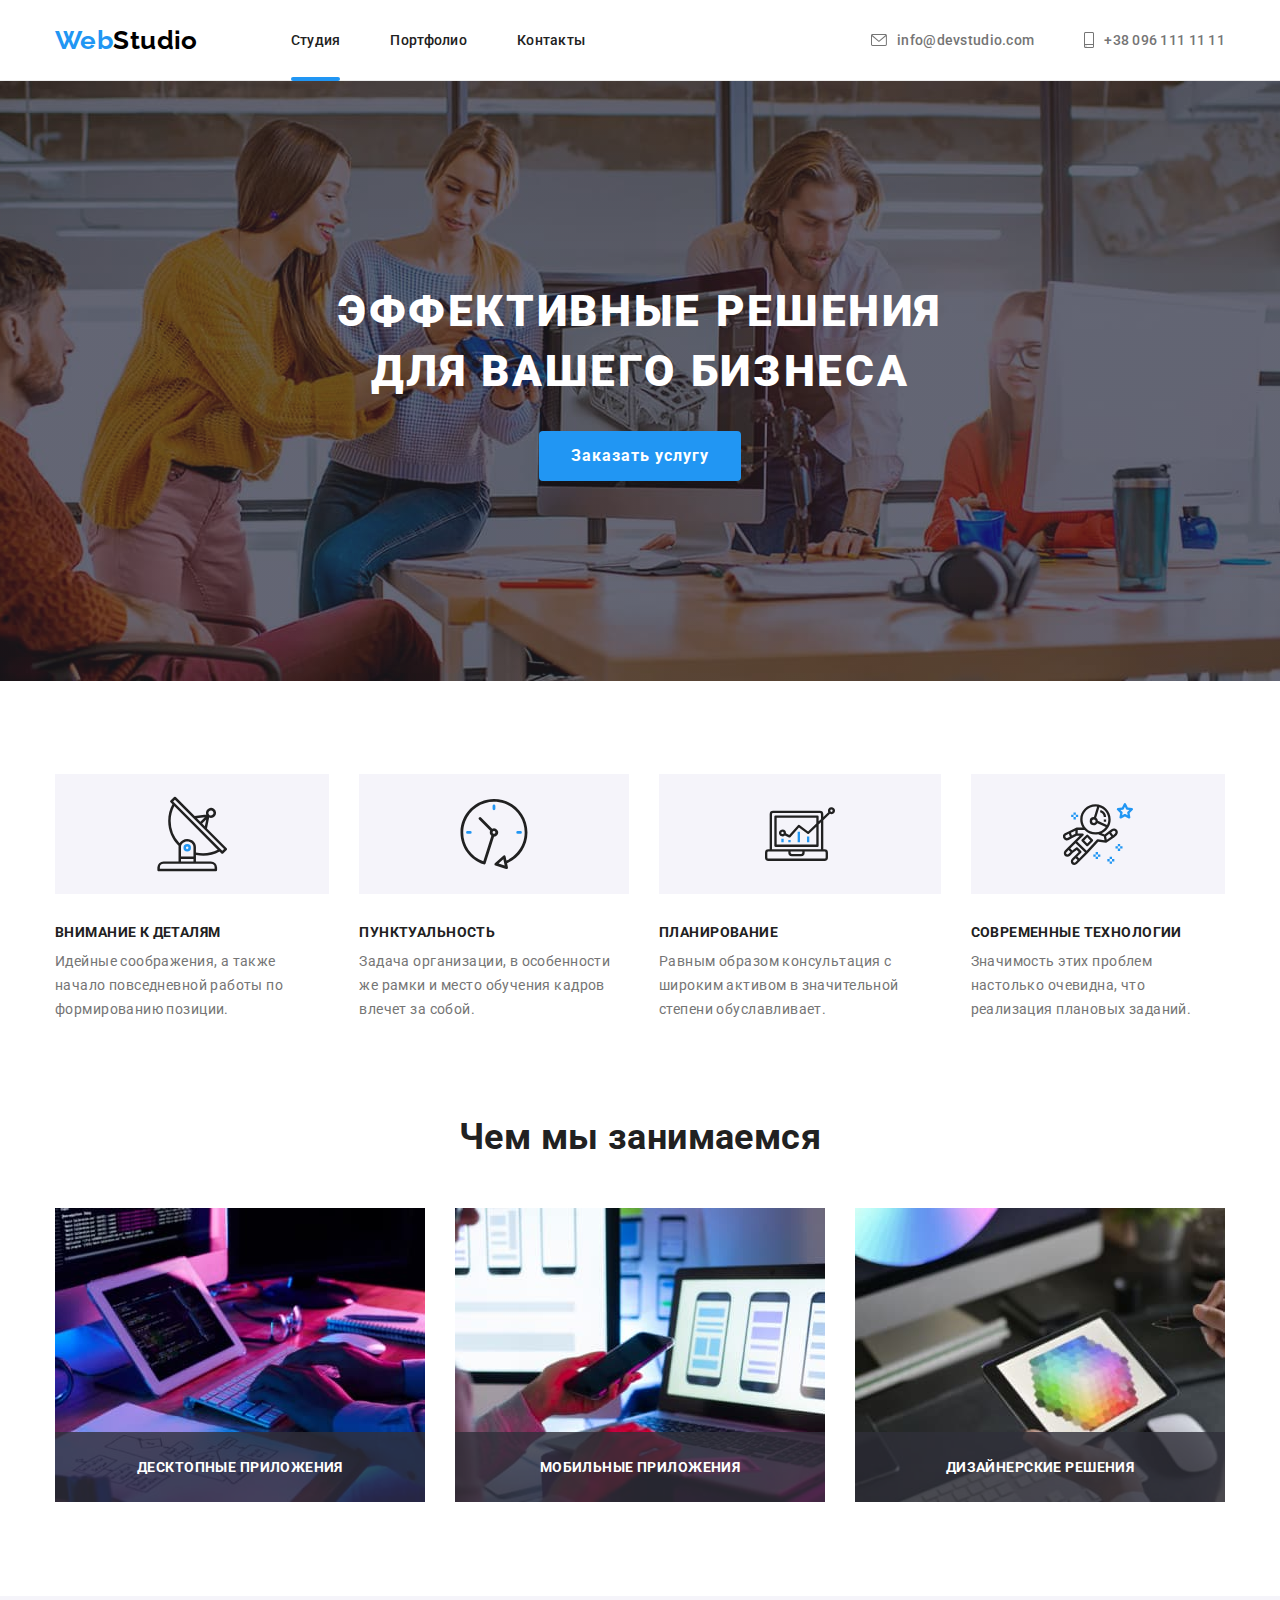
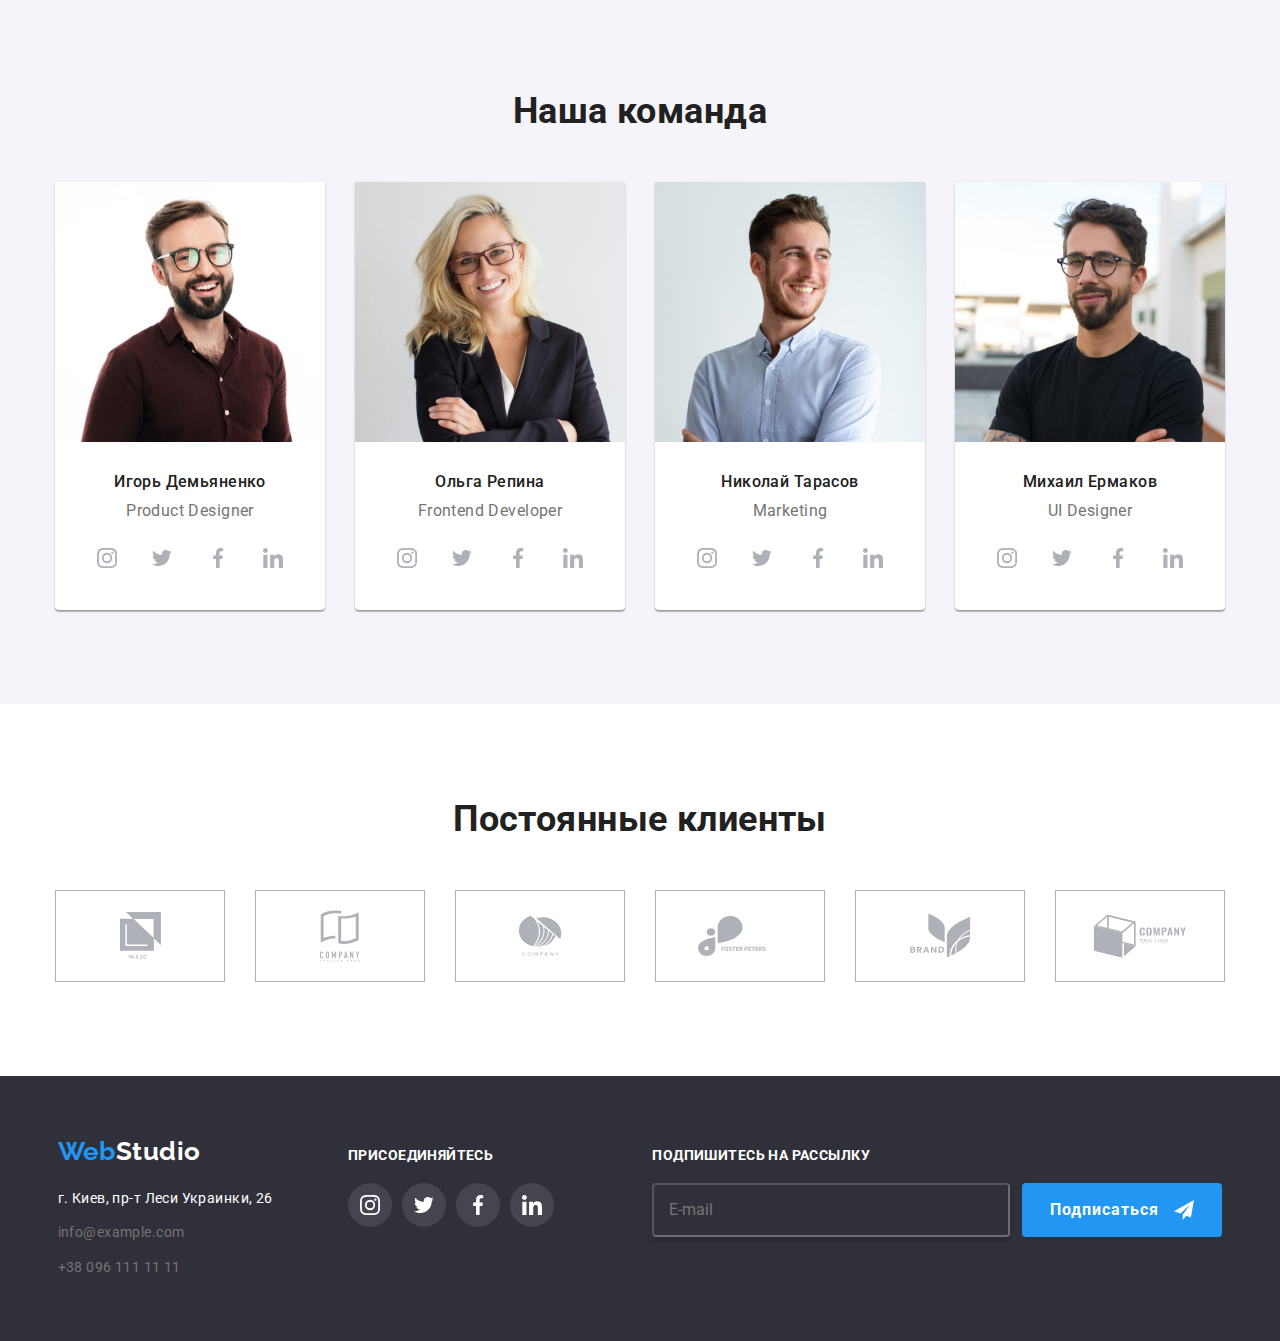
<file: index.html>
<!DOCTYPE html>
<html lang="ru">
<head>
    <meta charset="UTF-8">
    <meta http-equiv="X-UA-Compatible" content="IE=edge">
    <meta name="viewport" content="width=device-width, initial-scale=1.0">
    <title>Главная</title>
    <link rel="preconnect" href="https://fonts.gstatic.com">
    <link href="https://fonts.googleapis.com/css2?family=Raleway:wght@700&family=Roboto:wght@400;500;700;900&display=swap" rel="stylesheet">
    <link rel="stylesheet" href="https://cdnjs.cloudflare.com/ajax/libs/modern-normalize/1.0.0/modern-normalize.min.css">
    <link rel="stylesheet" href="./css/styles.css">
</head>
<body>
    <!-- Шапка -->
    <header class="page-header">
        <div class="container site-navigation">
            <!-- Навигация -->
            <nav class="navigation">
                <!-- Логотип -->
                <a href="./index.html" class="logo link" lang="en">Web<span class="logo-part-dark">Studio</span></a>

                <ul class="list nav-list">
                    <li class="nav-item studio"><a href="./index.html" class="link nav-paragraph studio-link">Студия</a></li>
                    <li class="nav-item"><a href="./portfolio.html" class="link nav-paragraph">Портфолио</a></li>
                    <li class="nav-item"><a href="#adress" class="link nav-paragraph">Контакты</a></li>
                </ul>
            </nav>

            <ul class="list contacts-list">
                <li class="contacts-item">
                    <a href="mailto:info@devstudio.com" class="link contacts">
                        <svg class="contact-icons"  width="16" height="12">
                            <use href="./images/icons.svg#icon-envelope" ></use>
                        </svg>
                        info@devstudio.com
                    </a>
                </li>
                <li class="contacts-item">
                    <a href="tel:+380961111111" class="link contacts">
                        <svg class="contact-icons" width="10" height="16">
                            <use href="./images/icons.svg#icon-smartphone" ></use>
                        </svg>
                        +38 096 111 11 11
                    </a>
                </li>
            </ul>
        </div>
    </header>

    <main>
        <!-- Секция Hero -->
        <section class="section hero">
            <div class="container hero-position">
                <h1 class="head-title">Эффективные решения <br />для вашего бизнеса</h1>
                <button type="button" class="service" data-modal-open>Заказать услугу</button>
            </div>
        </section>
        
        <!-- Секция Особенности -->
        <section class="section">
            <div class="container">
                <h2 class="hide-title">Особенности</h2>
                <ul class="list feature-list">
                    <li class="feature-item">
                        <div class="feature-bg">
                            <svg class="feature-icon">
                                <use href="./images/icons.svg#icon-antenna"></use>
                            </svg>
                        </div>
                        <h3 class="feature-name">Внимание к деталям</h3>
                        <p class="text">Идейные соображения, а также начало повседневной работы по формированию позиции.</p>
                    </li>
                    <li class="feature-item">
                        <div class="feature-bg">
                            <svg class="feature-icon">
                                <use href="./images/icons.svg#icon-clock"></use>
                            </svg>
                        </div>
                        <h3 class="feature-name">Пунктуальность</h3>
                        <p class="text">Задача организации, в особенности же рамки и место обучения кадров влечет за собой.</p>
                    </li>
                    <li class="feature-item">
                        <div class="feature-bg">
                            <svg class="feature-icon">
                                <use href="./images/icons.svg#icon-diagram"></use>
                            </svg>
                        </div>
                        <h3 class="feature-name">Планирование</h3>
                        <p class="text">Равным образом консультация с широким активом в значительной степени обуславливает.</p>
                    </li>
                    <li class="feature-item">
                        <div class="feature-bg">
                            <svg class="feature-icon">
                                <use href="./images/icons.svg#icon-astronaut"></use>
                            </svg>
                        </div>
                        <h3 class="feature-name">Современные технологии</h3>
                        <p class="text">Значимость этих проблем настолько очевидна, что реализация плановых заданий.</p>
                    </li>
                </ul>
            </div>
        </section>

        <!-- Секция скиллов -->
        <section class="section skills-section">
            <div class="container">
                <h2 class="section-title">Чем мы занимаемся</h2>
                <ul class="list skills-list">
                    <li class="skill-item">
                        <img class="foto" src="./images/box1.jpg" alt="Рабочий процесс на планшете." width="370" />
                        <div class="our-app">
                            <p class="text-app">Десктопные приложения</p>
                        </div>
                    </li>
                    <li class="skill-item">
                        <img class="foto" src="./images/box2.jpg" alt="Рабочий процесс на ноутбуке и телефоне." width="370" />
                        <div class="our-app">
                            <p class="text-app">Мобильные приложения</p>
                        </div>
                    </li>
                    <li class="skill-item">
                        <img class="foto" src="./images/box3.jpg" alt="Логотип на экране планшета." width="370" />
                        <div class="our-app">
                            <p class="text-app">Дизайнерские решения</p>
                        </div>
                    </li>
                </ul>
            </div>
        </section>

        <!-- Секция Наша Команда -->
        <section class="section team">
            <div class="container team-cards">
                <h2 class="section-title team-title">Наша команда</h2>
                <ul class="list team-list">
                    <li class="team-card">
                        <img class="foto" src="./images/igor-demyanenko.jpg" alt="Фото Игоря Демьяненко" width="270">
                        <div class="team-member-card">
                            <p class="team-member">Игорь Демьяненко</p>
                            <p lang="en" class="profession">Product Designer</p>
                            <ul class="list social-web">
                                <li>
                                    <a href="#" class="link social-account">
                                        <svg class="social-logo">
                                            <use href="./images/icons.svg#icon-instagram"></use>
                                        </svg>
                                    </a>
                                </li>
                                <li>
                                    <a href="#" class="link social-account">
                                        <svg class="social-logo">
                                            <use href="./images/icons.svg#icon-twitter"></use>
                                        </svg>
                                    </a>
                                </li>
                                <li>
                                    <a href="#" class="link social-account">
                                        <svg class="social-logo">
                                            <use href="./images/icons.svg#icon-facebook"></use>
                                        </svg>
                                    </a>
                                </li>
                                <li>
                                    <a href="#" class="link social-account">
                                        <svg class="social-logo">
                                            <use href="./images/icons.svg#icon-linkedin"></use>
                                        </svg>
                                    </a>
                                </li>
                            </ul>
                        </div>
                    </li>
                    <li class="team-card">
                        <img class="foto" src="./images/olga-ryepina.jpg" alt="Фото Ольги Репиной" width="270">
                        <div class="team-member-card">
                            <p class="team-member">Ольга Репина</p>
                            <p lang="en" class="profession">Frontend Developer</p>
                            <ul class="list social-web">
                                <li>
                                    <a href="#" class="link social-account">
                                        <svg class="social-logo">
                                            <use href="./images/icons.svg#icon-instagram"></use>
                                        </svg>
                                    </a>
                                </li>
                                <li>
                                    <a href="#" class="link social-account">
                                        <svg class="social-logo">
                                            <use href="./images/icons.svg#icon-twitter"></use>
                                        </svg>
                                    </a>
                                </li>
                                <li>
                                    <a href="#" class="link social-account">
                                        <svg class="social-logo">
                                            <use href="./images/icons.svg#icon-facebook"></use>
                                        </svg>
                                    </a>
                                </li>
                                <li>
                                    <a href="#" class="link social-account">
                                        <svg class="social-logo">
                                            <use href="./images/icons.svg#icon-linkedin"></use>
                                        </svg>
                                    </a>
                                </li>
                            </ul>
                        </div>
                    </li>
                    <li class="team-card">
                        <img class="foto" src="./images/nickolay-tarasov.jpg" alt="Фото Николая Тарасова" width="270">
                        <div class="team-member-card">
                            <p class="team-member">Николай Тарасов</p>
                            <p lang="en" class="profession">Marketing</p>
                            <ul class="list social-web">
                                <li>
                                    <a href="#" class="link social-account">
                                        <svg class="social-logo">
                                            <use href="./images/icons.svg#icon-instagram"></use>
                                        </svg>
                                    </a>
                                </li>
                                <li>
                                    <a href="#" class="link social-account">
                                        <svg class="social-logo">
                                            <use href="./images/icons.svg#icon-twitter"></use>
                                        </svg>
                                    </a>
                                </li>
                                <li>
                                    <a href="#" class="link social-account">
                                        <svg class="social-logo">
                                            <use href="./images/icons.svg#icon-facebook"></use>
                                        </svg>
                                    </a>
                                </li>
                                <li>
                                    <a href="#" class="link social-account">
                                        <svg class="social-logo">
                                            <use href="./images/icons.svg#icon-linkedin"></use>
                                        </svg>
                                    </a>
                                </li>
                            </ul>
                        </div>
                    </li>
                    <li class="team-card">
                        <img class="foto" src="./images/mychail-yermakov.jpg" alt="Фото Михаила Ермакова" width="270">
                        <div class="team-member-card">
                            <p class="team-member">Михаил Ермаков</p>
                            <p lang="en" class="profession">UI Designer</p>
                            <ul class="list social-web">
                                <li>
                                    <a href="#" class="link social-account">
                                        <svg class="social-logo">
                                            <use href="./images/icons.svg#icon-instagram"></use>
                                        </svg>
                                    </a>
                                </li>
                                <li>
                                    <a href="#" class="link social-account">
                                        <svg class="social-logo">
                                            <use href="./images/icons.svg#icon-twitter"></use>
                                        </svg>
                                    </a>
                                </li>
                                <li>
                                    <a href="#" class="link social-account">
                                        <svg class="social-logo">
                                            <use href="./images/icons.svg#icon-facebook"></use>
                                        </svg>
                                    </a>
                                </li>
                                <li>
                                    <a href="#" class="link social-account">
                                        <svg class="social-logo">
                                            <use href="./images/icons.svg#icon-linkedin"></use>
                                        </svg>
                                    </a>
                                </li>
                            </ul>
                        </div>
                    </li>
                </ul>
            </div>
        </section>
    </main>

    <!-- Наши клиенты -->
    <section class="section">
        <div class="container">
            <h2 class="section-title">Постоянные клиенты</h2>
            <ul class="list our-clients">
                <li>
                    <a href="#" class="link client">
                        <svg class="client-icon" width="41" height="47">
                            <use href="./images/icons.svg#icon-client-1-ya-co"></use>
                        </svg>
                    </a>
                </li>
                <li>
                    <a href="#" class="link client">
                        <svg class="client-icon" width="40" height="52">
                            <use href="./images/icons.svg#icon-client-2-company-tagline"></use>
                        </svg>
                    </a>
                </li>
                <li>
                    <a href="#" class="link client">
                        <svg class="client-icon" width="44" height="41">
                            <use href="./images/icons.svg#icon-client-3-company"></use>
                        </svg>
                    </a>
                </li>
                <li>
                    <a href="#" class="link client">
                        <svg class="client-icon" width="84" height="42">
                            <use href="./images/icons.svg#icon-client-4-foster-peters"></use>
                        </svg>
                    </a>
                </li>
                <li>
                    <a href="#" class="link client">
                        <svg class="client-icon" width="63" height="45">
                            <use href="./images/icons.svg#icon-client-5-brand"></use>
                        </svg>
                    </a>
                </li>
                <li>
                    <a href="#" class="link client">
                        <svg class="client-icon" width="94" height="44">
                            <use href="./images/icons.svg#icon-client-6-company-tag-line"></use>
                        </svg>
                    </a>
                </li>
            </ul>
        </div>
    </section>

    <!-- Подвал -->
    <footer class="adress-form">
        <div class="container adress-container">
            <div>
                <!-- Логотип -->
                <a href="./index.html" class="logo link" lang="en">Web<span class="logo-part-light">Studio</span></a>
                <!-- Контактная информация -->
                <ul class="list footer-list">
                    <li class="item-footer">
                        <address id="adress" class="location">г. Киев, пр-т Леси Украинки, 26</address>
                    </li>
                    <li class="item-footer"><a href="mailto:info@example.com" class="link mail-phone">info@example.com</a></li>
                    <li class="item-footer"><a href="tel:+380961111111" class="link mail-phone">+38 096 111 11 11</a></li>
                </ul>
            </div>
            <!-- ссылки на соц-сети -->
            <div class="our-social-media">
                <h2 class="social-web-title">Присоединяйтесь</h2>
                <ul class="list social-web">
                    <li>
                        <a href="#" class="link social-account our-media">
                            <svg class="social-logo">
                                <use href="./images/icons.svg#icon-instagram"></use>
                            </svg>
                        </a>
                    </li>
                    <li>
                        <a href="#" class="link social-account our-media">
                            <svg class="social-logo">
                                <use href="./images/icons.svg#icon-twitter"></use>
                            </svg>
                        </a>
                    </li>
                    <li>
                        <a href="#" class="link social-account our-media">
                            <svg class="social-logo">
                                <use href="./images/icons.svg#icon-facebook"></use>
                            </svg>
                        </a>
                    </li>
                    <li>
                        <a href="#" class="link social-account our-media">
                            <svg class="social-logo">
                                <use href="./images/icons.svg#icon-linkedin"></use>
                            </svg>
                        </a>
                    </li>
                </ul>
            </div>
            <!-- подписаться -->
            <div class="our-mail">
                <h2 class="mail-title">Подпишитесь на рассылку</h2>
                <div class="mail-input">
                    <input type="email" name="email-input" class="email-input" placeholder="E-mail">
                    <button type="submit" class="email-button">Подписаться
                        <svg class="social-logo" width="24" height="24">
                            <use href="./images/icons.svg#icon-send"></use>
                        </svg>
                    </button>
                </div>
            </div>
        </div>
    </footer>

    <div class="backdrop is-hidden" data-modal>
        <form class="modal">
            <div class="modal-button">
            <button class="close" data-modal-close>
                <svg width="18" height="18">
                    <use href="./images/icons.svg#icon-close"></use>
                </svg>
            </button>
            </div>
            <div class="form">
                <h2 class="form-title">Оставьте свои данные, мы вам перезвоним</h2>
                <ul class="list modal-form">
                    <li class="modal-item">
                        <label for="user-name">Имя</label>
                        <input type="text" name="user-name" id="user-name" class="user-text">
                        <svg width="18" height="18" class="icon-form">
                            <use href="./images/icons.svg#icon-person"></use>
                        </svg>
                    </li>
                    <li class="modal-item">
                        <label for="tel">Телефон</label>
                        <input type="tel" name="tel" id="tel" class="user-text">
                        <svg width="18" height="18" class="icon-form">
                            <use href="./images/icons.svg#icon-phone"></use>
                        </svg>
                    </li>
                    <li class="modal-item">
                        <label for="email">Почта</label>
                        <input type="email" name="email" id="email" class="user-text">
                        <svg width="18" height="18" class="icon-form">
                            <use href="./images/icons.svg#icon-email-form"></use>
                        </svg>
                    </li>
                    <li class="modal-item">
                        <label for="comment">Комментарий</label>
                        <textarea id="comment" name="comment" class ="comment" placeholder="Введите текст"></textarea>
                    </li>
                </ul>
            </div>
            <label for="checkbox" class="legacy">
                <input type="checkbox" name="checkbox" id="checkbox" class="checkbox">
                <svg width="16" height="15" class="icon-checkbox">
                    <use href="./images/icons.svg#icon-checked"></use>
                </svg>
                <span class="text-legacy">Соглашаюсь с рассылкой и принимаю &nbsp;</span>
                <a href="#" class="link link-legacy">Условия договора</a>
            </label>
            <div class="enter-button">
                <button type="submit" class="form-button">Отправить</button>
            </div>    
        </form>
    </div>
    <script src="./js/modal.js"></script>
</body>
</html>
</file>
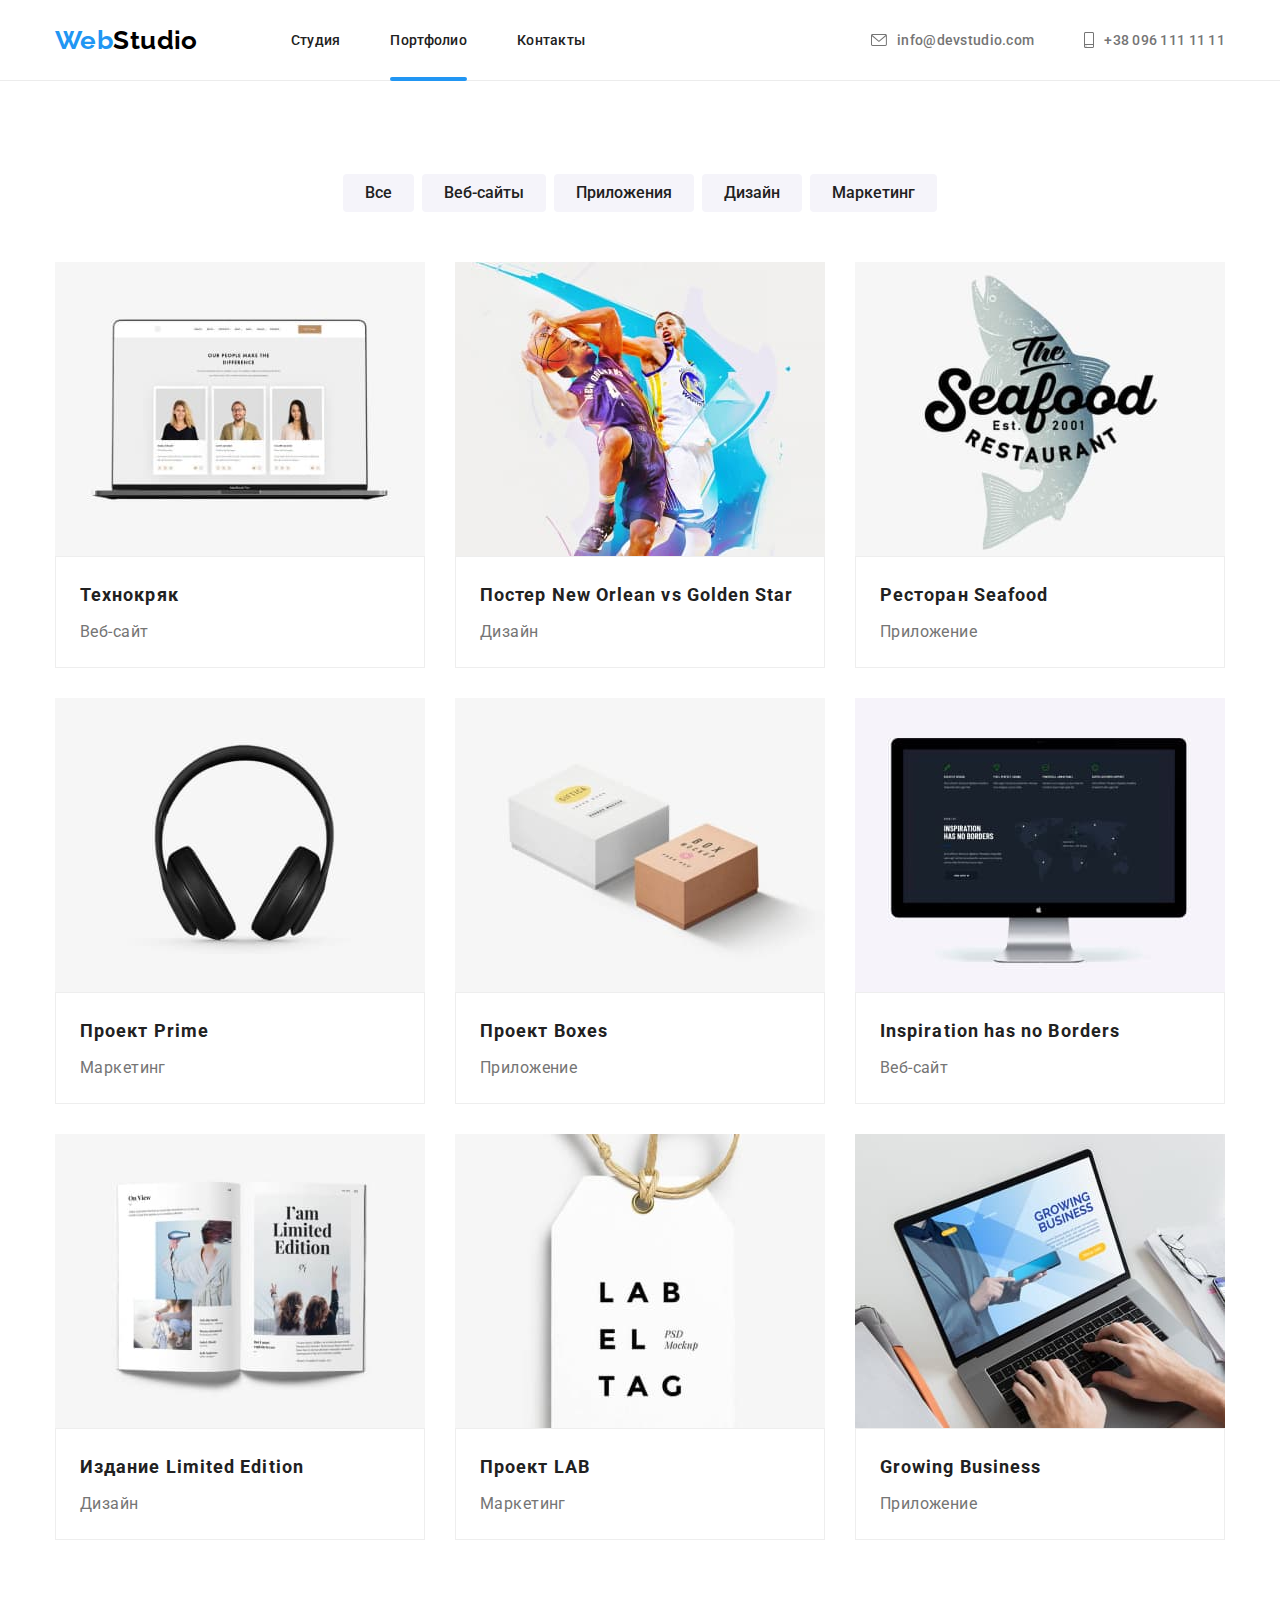
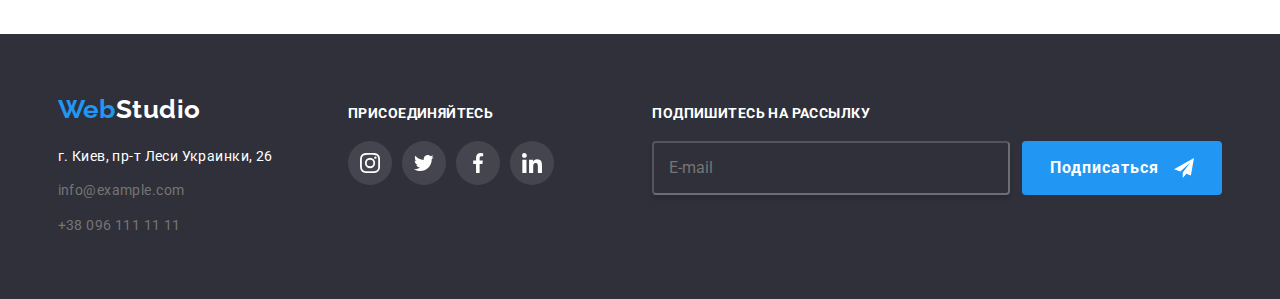
<file: portfolio.html>
<!DOCTYPE html>
<html lang="ru">

<head>
    <meta charset="UTF-8">
    <meta http-equiv="X-UA-Compatible" content="IE=edge">
    <meta name="viewport" content="width=device-width, initial-scale=1.0">
    <title>Портфолио</title>
    <link rel="preconnect" href="https://fonts.gstatic.com">
    <link
        href="https://fonts.googleapis.com/css2?family=Raleway:wght@700&family=Roboto:wght@400;500;700;900&display=swap"
        rel="stylesheet">
    <link rel="stylesheet"
        href="https://cdnjs.cloudflare.com/ajax/libs/modern-normalize/1.0.0/modern-normalize.min.css">
    <link rel="stylesheet" href="./css/styles.css">
</head>

<body>
    <!-- Шапка -->
    <header class="page-header">
        <div class="container site-navigation">
            <!-- Навигация -->
            <nav class="navigation">
                <!-- Логотип -->
                <a href="./index.html" class="logo link" lang="en">Web<span class="logo-part-dark">Studio</span></a>

                <ul class="list nav-list">
                    <li class="nav-item"><a href="./index.html" class="link nav-paragraph">Студия</a></li>
                    <li class="nav-item portfolio"><a href="./portfolio.html"
                            class="link nav-paragraph portfolio-link">Портфолио</a></li>
                    <li class="nav-item"><a href="#adress" class="link nav-paragraph">Контакты</a></li>
                </ul>
            </nav>

            <ul class="list contacts-list">
                <li class="contacts-item">
                    <a href="mailto:info@devstudio.com" class="link contacts">
                        <svg class="contact-icons" width="16" height="12">
                            <use href="./images/icons.svg#icon-envelope"></use>
                        </svg>
                        info@devstudio.com
                    </a>
                </li>
                <li class="contacts-item">
                    <a href="tel:+380961111111" class="link contacts">
                        <svg class="contact-icons" width="10" height="16">
                            <use href="./images/icons.svg#icon-smartphone"></use>
                        </svg>
                        +38 096 111 11 11
                    </a>
                </li>
            </ul>
        </div>
    </header>


    <main>
        <!-- Секция проектов -->
        <Section class="section">
            <div class="container">
                <h1 class="hide-title">Наши проекты</h1>
                <ul class="list filter-list">
                    <li class="filter-item"><button type="button" class="filter">Все</button></li>
                    <li class="filter-item"><button type="button" class="filter">Веб-сайты</button></li>
                    <li class="filter-item"><button type="button" class="filter">Приложения</button></li>
                    <li class="filter-item"><button type="button" class="filter">Дизайн</button></li>
                    <li class="filter-item"><button type="button" class="filter">Маркетинг</button></li>
                </ul>

                <ul class="list card-list">
                    <li class="card-item">
                        <a href="#" class="link card-link">
                            <div class="card-container">
                                <div class="card-description">
                                    <img class="foto" src="./images/portfolio/technokryak.jpg"
                                        alt="Веб-сайт на ноутбуке" width="370" />
                                    <div class="description">
                                        <p class="text-description">
                                            Технокряк это современная площадка распространения коронавируса. Компании
                                            используют эту
                                            платформу для цифрового шпионажа и атак на защищённые сервера конкурентов.
                                        </p>
                                    </div>
                                </div>
                                <div class="card-text">
                                    <h2 class="project-name">Технокряк</h2>
                                    <p class="project-option">Веб-сайт</p>
                                </div>
                            </div>
                        </a>
                    </li>
                    <li class="card-item">
                        <a href="#" class="link card-link">
                            <div class="card-container">
                                <div class="card-description">
                                    <img class="foto" src="./images/portfolio/poster.jpg"
                                        alt="Два баскетболиста с мячом" width="370" />
                                    <div class="description">
                                        <p class="text-description">
                                            Задизайнили баскетбольный матч. Ну, и их сайт тоже.
                                        </p>
                                    </div>
                                </div>
                                <div class="card-text">
                                    <h2 class="project-name">Постер New Orlean vs Golden Star</h2>
                                    <p class="project-option">Дизайн</p>
                                </div>
                            </div>
                        </a>
                    </li>
                    <li class="card-item">
                        <a href="#" class="link card-link">
                            <div class="card-container">
                                <div class="card-description">
                                    <img class="foto" src="./images/portfolio/restaurant-seafood.jpg"
                                        alt="Логотип ресторана с морепродуктами" width="370" />
                                    <div class="description">
                                        <p class="text-description">
                                            Суши. Любите суши? Нет? Мы тоже нет. Но приложение скачайте. Мы старались.
                                        </p>
                                    </div>
                                </div>
                                <div class="card-text">
                                    <h2 class="project-name">Ресторан Seafood</h2>
                                    <p class="project-option">Приложение</p>
                                </div>
                            </div>
                        </a>
                    </li>
                    <li class="card-item">
                        <a href="#" class="link card-link">
                            <div class="card-container">
                                <div class="card-description">
                                    <img class="foto" src="./images/portfolio/project-prime.jpg" alt="Наушники"
                                        width="370" />
                                    <div class="description">
                                        <p class="text-description">
                                            Продаем наушники, музыку, звук, уши. Купите что-нибудь, пожалуйста!
                                        </p>
                                    </div>
                                </div>
                                <div class="card-text">
                                    <h2 class="project-name">Проект Prime</h2>
                                    <p class="project-option">Маркетинг</p>
                                </div>
                            </div>
                        </a>
                    </li>
                    <li class="card-item">
                        <a href="#" class="link card-link">
                            <div class="card-container">
                                <div class="card-description">
                                    <img class="foto" src="./images/portfolio/project-boxes.jpg"
                                        alt="Две коробки, белая и коричневая" width="370" />
                                    <div class="description">
                                        <p class="text-description">
                                            Сортируем информацию по коробкам. Помогает при переезде. Также предлагаем
                                            услуги виртуальных грузчиков. Качайте наше приложение!
                                        </p>
                                    </div>
                                </div>
                                <div class="card-text">
                                    <h2 class="project-name">Проект Boxes</h2>
                                    <p class="project-option">Приложение</p>
                                </div>
                            </div>
                        </a>
                    </li>
                    <li class="card-item">
                        <a href="#" class="link card-link">
                            <div class="card-container">
                                <div class="card-description">
                                    <img class="foto" src="./images/portfolio/inspiration-has-no-borders.jpg"
                                        alt="Веб-сайт на мониторе" width="370" />
                                    <div class="description">
                                        <p class="text-description">
                                            Тиндер для художников.
                                        </p>
                                    </div>
                                </div>
                                <div class="card-text">
                                    <h2 class="project-name">Inspiration has no Borders</h2>
                                    <p class="project-option">Веб-сайт</p>
                                </div>
                            </div>
                        </a>
                    </li>
                    <li class="card-item">
                        <a href="#" class="link card-link">
                            <div class="card-container">
                                <div class="card-description">
                                    <img class="foto" src="./images/portfolio/limited-edition.jpg"
                                        alt="Открытая книга с изображениями" width="370" />
                                    <div class="description">
                                        <p class="text-description">
                                            Мы еще и печатаем. И печатаемся. Мы - лучшие, обращайтесь.
                                        </p>
                                    </div>
                                </div>
                                <div class="card-text">
                                    <h2 class="project-name">Издание Limited Edition</h2>
                                    <p class="project-option">Дизайн</p>
                                </div>
                            </div>
                        </a>
                    </li>
                    <li class="card-item">
                        <a href="#" class="link card-link">
                            <div class="card-container">
                                <div class="card-description">
                                    <img class="foto" src="./images/portfolio/project-lab.jpg" alt="Бирка с логотипом"
                                        width="370" />
                                    <div class="description">
                                        <p class="text-description">
                                            Ребрендинг корпорации Амбрелла. Создаем вирусы с 1968 года. Культивируем
                                            зомби с новыми силами.
                                        </p>
                                    </div>
                                </div>
                                <div class="card-text">
                                    <h2 class="project-name">Проект LAB</h2>
                                    <p class="project-option">Маркетинг</p>
                                </div>
                            </div>
                        </a>
                    </li>
                    <li class="card-item">
                        <a href="#" class="link card-link">
                            <div class="card-container">
                                <div class="card-description">
                                    <img class="foto" src="./images/portfolio/growing-business.jpg"
                                        alt="Печатающие руки на клавиатуре ноутбука" width="370" />
                                    <div class="description">
                                        <p class="text-description">
                                            Взращиваем бизнес. Поливаем, удобряем, пропалываем. Предлагаем весь пакет
                                            услуг по выращиванию бизнесов разных уровней сложности.
                                        </p>
                                    </div>
                                </div>
                                <div class="card-text">
                                    <h2 class="project-name">Growing Business</h2>
                                    <p class="project-option">Приложение</p>
                                </div>
                            </div>
                        </a>
                    </li>
                </ul>
            </div>
        </Section>
    </main>

    <!-- Подвал -->
    <footer class="adress-form">
        <div class="container adress-container">
            <div>
                <!-- Логотип -->
                <a href="./index.html" class="logo link" lang="en">Web<span class="logo-part-light">Studio</span></a>
                <!-- Контактная информация -->
                <ul class="list footer-list">
                    <li class="item-footer">
                        <address id="adress" class="location">г. Киев, пр-т Леси Украинки, 26</address>
                    </li>
                    <li class="item-footer"><a href="mailto:info@example.com"
                            class="link mail-phone">info@example.com</a>
                    </li>
                    <li class="item-footer"><a href="tel:+380961111111" class="link mail-phone">+38 096 111 11 11</a>
                    </li>
                </ul>
            </div>
            <!-- ссылки на соц-сети -->
            <div class="our-social-media">
                <h2 class="social-web-title">Присоединяйтесь</h2>
                <ul class="list social-web">
                    <li>
                        <a href="#" class="link social-account our-media">
                            <svg class="social-logo">
                                <use href="./images/icons.svg#icon-instagram"></use>
                            </svg>
                        </a>
                    </li>
                    <li>
                        <a href="#" class="link social-account our-media">
                            <svg class="social-logo">
                                <use href="./images/icons.svg#icon-twitter"></use>
                            </svg>
                        </a>
                    </li>
                    <li>
                        <a href="#" class="link social-account our-media">
                            <svg class="social-logo">
                                <use href="./images/icons.svg#icon-facebook"></use>
                            </svg>
                        </a>
                    </li>
                    <li>
                        <a href="#" class="link social-account our-media">
                            <svg class="social-logo">
                                <use href="./images/icons.svg#icon-linkedin"></use>
                            </svg>
                        </a>
                    </li>
                </ul>
            </div>
            <!-- подписаться -->
            <div class="our-mail">
                <h2 class="mail-title">Подпишитесь на рассылку</h2>
                <div class="mail-input">
                    <input type="email"  name="email-input" class="email-input" placeholder="E-mail">
                    <button type="submit" class="email-button">Подписаться
                        <svg class="social-logo" width="24" height="24">
                            <use href="./images/icons.svg#icon-send"></use>
                        </svg>
                    </button>
                </div>
            </div>
        </div>
    </footer>
</body>

</html>
</file>
<file: css/styles.css>
:root {
  --primary-text-color: #757575;
  --title-text-color: #212121;
  --accent-text-color: #2196f3;
  --accent-page-color: #2f303a;
  --background-hero: #c4c4c4;
  --icons-color: #afb1b8;
  --white: rgba(255, 255, 255);
  --black: #000000;
  --button-color: #f5f4fa;
  --alpha-text: rgba(255, 255, 255, 0.6);
  --alpha-border: rgba(255, 255, 255, 0.3);
  --social-link-bg: rgba(255, 255, 255, 0.1);
  --border-color: #ececec;
  --button-hover-color: #188ce8;
  --border-card: #eeeeee;
  --color-overlay: rgba(47, 48, 58, 0.8);
  --background: rgba(0, 0, 0, 0.2);
  --close-border: rgba(0, 0, 0, 0.1);
  --input-border: rgba(33, 33, 33, 0.2);
  --color-card-overlay: rgba(33, 150, 243, 0.9);
  --shadow-team-card: 0px 1px 3px rgba(0, 0, 0, 0.12), 0px 1px 1px rgba(0, 0, 0, 0.14),
    0px 2px 1px rgba(0, 0, 0, 0.2);
  --shadow-button: 0px 4px 4px rgba(0, 0, 0, 0.15);
  --shadow-project: 0px 1px 1px rgba(0, 0, 0, 0.12), 0px 4px 4px rgba(0, 0, 0, 0.06),
    1px 4px 6px rgba(0, 0, 0, 0.16);
  --shadow-filter: 0px 3px 1px rgba(0, 0, 0, 0.1), 0px 1px 2px rgba(0, 0, 0, 0.08),
    0px 2px 2px rgba(0, 0, 0, 0.12);
  --modal-shadow: 0px 1px 3px rgba(0, 0, 0, 0.12), 0px 1px 1px rgba(0, 0, 0, 0.14),
    0px 2px 1px rgba(0, 0, 0, 0.2);
  --color-placeholder: rgba(117, 117, 117, 0.5);
}
/* СТИЛИ ДЛЯ ВСЕГО САЙТА */
body {
  color: var(--primary-text-color);
  font-family: Roboto, sans-serif;
  font-style: normal;
  font-weight: 400;
  font-size: 14px;
  line-height: 1.846;
  letter-spacing: 0.03em;
}

.container {
  width: 1200px;
  padding-left: 15px;
  padding-right: 15px;
  margin: 0 auto;
}

.section {
  padding-top: 94px;
  padding-bottom: 94px;
}
/* стили для ссылок */
.link {
  color: inherit;
  text-decoration: none;

  transition: color 250ms cubic-bezier(0.4, 0, 0.2, 1);
}

.link:hover,
.link:focus,
.link:active {
  color: var(--accent-text-color);
}
/* убираем маркировку списков */
.list {
  list-style: none;
  padding: 0;
  margin: 0;
}
/* задаем картинкам свойство блочных элементов */
.foto {
  display: block;
  max-width: 100%;
  height: auto;
}
/* страница студии */
/* шапка */
.page-header {
  background-color: var(--white);
  border-bottom: 1px solid var(--border-color);
}
.site-navigation,
.navigation {
  display: flex;
  align-items: center;
}
/* логотип */
.logo {
  color: var(--accent-text-color);
  font-family: Raleway, sans-serif;
  font-size: 26px;
  font-weight: 700;
  line-height: 1.192;
}

.logo-part-dark {
  color: var(--black);
}

.logo-part-light {
  color: var(--white);
}

/* навигация и контакты */
.nav-list {
  display: flex;
  margin-left: 93px;
}

.nav-list .nav-item + .nav-item {
  margin-left: 50px;
}

.contacts-list {
  display: flex;
  margin-left: auto;
}

.contacts-list .contacts-item + .contacts-item {
  margin-left: 50px;
}

.nav-paragraph,
.contacts {
  font-weight: 500;
  font-size: 14px;
  line-height: 1.142;
  letter-spacing: 0.02em;
}

.nav-paragraph {
  display: block;
  padding-top: 32px;
  padding-bottom: 32px;

  color: var(--title-text-color);
}

.contacts {
  display: flex;
  align-items: center;
  padding-top: 32px;
  padding-bottom: 32px;

  color: var(--primary-text-color);
}

.contact-icons {
  display: flex;
  margin-right: 10px;
  fill: currentColor;
}

/* подчеркиваниеи выделение страницы, на которой находится пользователь */

.studio-link:visited,
.portfolio-link:visited {
  color: var(--accent-text-color);
}

.nav-item {
  position: relative;
}

.studio::after,
.portfolio::after {
  position: absolute;
  bottom: 0;
  margin-bottom: -1px;

  content: '';
  background-color: var(--accent-text-color);
  height: 4px;
  width: 100%;
  border-radius: 2px;
}

/* секция hero */
.hero {
  padding-top: 200px;
  padding-bottom: 200px;

  background-color: var(--background-hero);
  background-image: linear-gradient(to right, rgba(47, 48, 58, 0.4), rgba(47, 48, 58, 0.4)),
    url(../images/background.jpg);
  margin-left: auto;
  margin-right: auto;
  min-height: 600px;
  max-width: 1600px;
  background-repeat: no-repeat;
  background-position: center;
  background-size: cover;
}

.hero-position {
  display: flex;
  flex-direction: column;
  align-items: center;
}

/* заголовок */
.head-title {
  color: var(--white);
  font-weight: 900;
  font-size: 44px;
  line-height: 1.364;
  text-align: center;
  letter-spacing: 0.06em;
  text-transform: uppercase;
  margin-top: 0;
  margin-bottom: 30px;
}

/* центрируем текст */
.section-title {
  text-align: center;
}

/* кнопка "заказать услугу */
.service,
.form-button {
  background-color: var(--accent-text-color);
  color: var(--white);
  font-family: inherit;
  font-weight: 700;
  font-size: 16px;
  line-height: 1.875;
  letter-spacing: 0.06em;
  border: 0;
  border-radius: 4px;
  padding: 10px 32px;
  cursor: pointer;
  box-shadow: none;

  transition: background-color 250ms cubic-bezier(0.4, 0, 0.2, 1),
    box-shadow 250ms cubic-bezier(0.4, 0, 0.2, 1);
}

.service:hover,
.service:focus,
.form-button:hover,
.form-button:focus {
  background-color: var(--button-hover-color);
  box-shadow: var(--shadow-button);
}

/* секция особенности */

/* скрытый заголовок */
.hide-title:not(:focus):not(:active) {
  width: 1px;
  height: 1px;
  margin: -1px;
  border: 0;
  padding: 0;
  white-space: nowrap;
  clip-path: inset(100%);
  clip: rect(0 0 0 0);
  overflow: hidden;
}

.feature-list {
  display: flex;
}

.feature-list .feature-item + .feature-item {
  margin-left: 30px;
}

.feature-bg {
  height: 120px;
  background-color: var(--button-color);
  display: flex;
  align-items: center;
  justify-content: center;
  margin-bottom: 30px;
}

.feature-icon {
  width: 70px;
}

/* цвет выделенного текста*/
.feature-name,
.section-title,
.team-member,
.project-name {
  color: var(--title-text-color);
}

/* заголовки особенностей*/
.feature-name {
  font-weight: 700;
  font-size: 14px;
  line-height: 1.142;
  text-transform: uppercase;
  margin-top: 0;
  margin-bottom: 10px;
}

/* текст особенностей */
.text {
  font-size: 14px;
  line-height: 1.714;
  margin: 0;
}

/* секция скиллов */
.skills-section {
  padding-top: 0;
}

.section-title {
  font-weight: 700;
  font-size: 36px;
  line-height: 1.167;
  margin-top: 0;
  margin-bottom: 50px;
  padding-top: 0;
}

.skills-list {
  display: flex;
  justify-content: space-between;
}

.skill-item {
  position: relative;
}

.our-app {
  position: absolute;
  bottom: 0;
  display: flex;
  justify-content: center;
  align-items: center;
  width: 100%;
  height: 70px;
  background-color: var(--color-overlay);
}

.text-app {
  color: var(--white);
  font-weight: 700;
  font-size: 14px;
  line-height: 1.142;
  letter-spacing: 0.03em;
  text-transform: uppercase;
}

/* секция наша команда*/
.team {
  background-color: var(--button-color);
}

.team-title {
  margin-bottom: 50px;
}

.team-cards {
  display: flex;
  flex-direction: column;
}

.team-list,
.social-web,
.our-clients {
  display: flex;
  justify-content: space-between;
}

.team-card {
  background-color: var(--white);
  box-shadow: var(--shadow-team-card);
  border-radius: 0px 0px 4px 4px;
}

.team-member-card {
  padding: 30px;
}

.profession,
.team-member {
  font-size: 16px;
  line-height: 1.187;
  text-align: center;
}

.team-member {
  font-weight: 500;
  margin-top: 0;
  margin-bottom: 10px;
}

.profession {
  margin-top: 0;
  margin-bottom: 16px;
}

.social-account {
  display: flex;
  justify-content: center;
  align-items: center;
  height: 44px;
  width: 44px;
  border-radius: 50%;
  color: var(--icons-color);

  transition: background-color 250ms cubic-bezier(0.4, 0, 0.2, 1),
    color 250ms cubic-bezier(0.4, 0, 0.2, 1);
}

.social-logo {
  width: 20px;
  height: 20px;
  fill: currentColor;
}

.social-account:hover,
.social-account:focus {
  background-color: var(--accent-text-color);
  color: var(--white);
}

/* наши клиенты */

.client {
  display: flex;
  align-items: center;
  justify-content: center;
  border: 1px solid var(--icons-color);
  width: 170px;
  height: 92px;
  color: var(--icons-color);

  transition: border 250ms cubic-bezier(0.4, 0, 0.2, 1), color 250ms cubic-bezier(0.4, 0, 0.2, 1);
}

.client-icon {
  fill: currentColor;
}

.client:hover,
.client:focus {
  border: 1px solid var(--accent-text-color);
  color: var(--accent-text-color);
}

/* подвал */
.adress-form {
  background-color: var(--accent-page-color);
  padding-top: 60px;
  padding-bottom: 60px;
}

.adress-form .logo {
  display: block;
  margin-bottom: 20px;
}

.adress-container {
  display: flex;
  align-items: baseline;
  justify-content: space-around;
}

.item-footer:not(:last-child) {
  margin-bottom: 9px;
}

.location,
.mail-phone {
  font-style: normal;
  font-size: 14px;
  line-height: 1.714;
}

.location {
  color: var(--white);
}

.mail-phone {
  color: var(--alpha);
}

.our-social-media {
  width: 206px;
  margin-left: 70px;
}

.social-web-title,
.mail-title {
  color: var(--white);
  margin-top: 0;
  margin-bottom: 20px;
  font-weight: 700;
  font-size: 14px;
  line-height: 1.142;
  text-transform: uppercase;
}

.our-media {
  background-color: var(--social-link-bg);
  color: var(--white);
}

.our-mail {
  width: 570px;
  margin-left: 93px;
}

.mail-input {
  display: flex;
}

.email-input {
  width: 358px;
  margin-right: 12px;
  border-radius: 4px;
  padding: 15px;

  font-size: 16px;
  line-height: 1.25;

  color: var(--alpha);
  border-color: var(--alpha-border);
  background-color: var(--accent-page-color);
  box-shadow: 0px 4px 4px rgba(0, 0, 0, 0.15);
}

.email-button {
  display: flex;
  justify-content: space-between;
  align-items: center;
  padding: 10px 28px;
  width: 200px;

  font-family: inherit;
  font-weight: 700;
  font-size: 16px;
  line-height: 1.875;
  letter-spacing: 0.06em;

  border-radius: 4px;
  color: var(--white);
  background-color: var(--accent-text-color);
  border: 0;
  box-shadow: none;

  transition: box-shadow 250ms cubic-bezier(0.4, 0, 0.2, 1);
}

.email-button:hover,
.email-button:focus {
  box-shadow: var(--shadow-button);
  cursor: pointer;
}

/* страница портфолио */

/* кнопки */
.filter-list {
  display: flex;
  justify-content: center;
  margin-bottom: 50px;
}

.filter-list .filter-item + .filter-item {
  margin-left: 8px;
}

.filter {
  color: var(--title-text-color);
  background-color: var(--button-color);
  font-family: inherit;
  font-weight: 500;
  font-size: 16px;
  line-height: 1.625;
  text-align: center;
  border: 0;
  border-radius: 4px;
  padding: 6px 22px;
  cursor: pointer;

  transition: background-color 250ms cubic-bezier(0.4, 0, 0.2, 1),
    color 250ms cubic-bezier(0.4, 0, 0.2, 1), box-shadow 250ms cubic-bezier(0.4, 0, 0.2, 1);
}

.filter:hover,
.filter:focus {
  background-color: var(--accent-text-color);
  color: var(--white);
  box-shadow: var(--shadow-filter);
}

.card-list {
  display: flex;
  flex-wrap: wrap;
  margin-left: -30px;
  margin-top: -30px;
}

.card-item {
  flex-basis: calc(100% / 3 - 30px);

  margin-left: 30px;
  margin-top: 30px;
}

.card-container {
  transition: box-shadow 250ms cubic-bezier(0.4, 0, 0.2, 1),
    cursor 250ms cubic-bezier(0.4, 0, 0.2, 1);
}

.card-link:hover .card-container,
.card-link:focus .card-container {
  box-shadow: var(--shadow-project);
  cursor: pointer;
}

.card-text {
  border: 1px solid var(--border-card);
  background-color: var(--white);
  padding: 20px 24px;
}

.project-name {
  font-weight: 700;
  font-size: 18px;
  line-height: 2;
  letter-spacing: 0.06em;
  margin-top: 0;
  margin-bottom: 4px;
}

.project-option {
  font-size: 16px;
  line-height: 1.875;
  margin-top: 0;
  margin-bottom: 0;
  color: var(--primary-text-color);
}

.card-description {
  position: relative;
  overflow: hidden;
}

.description {
  position: absolute;
  top: 0;
  left: 0;
  width: 100%;
  height: 100%;
  padding: 63px 24px;
  background-color: var(--color-card-overlay);

  opacity: 0;
  transform: translateY(100%);

  transition: transform 250ms cubic-bezier(0.4, 0, 0.2, 1),
    opacity 250ms cubic-bezier(0.4, 0, 0.2, 1);
}

.card-link:hover .description,
.card-link:focus .description {
  overflow: auto;
  opacity: 1;
  transform: translateY(0);
}

.text-description {
  font-size: 18px;
  line-height: 1.556;
  color: var(--white);
}

.backdrop {
  position: fixed;
  top: 0;
  left: 0;
  width: 100%;
  height: 100%;
  background-color: var(--background);
  opacity: 1;

  transition: opacity 250ms cubic-bezier(0.4, 0, 0.2, 1);
}

.backdrop.is-hidden {
  opacity: 0;
  pointer-events: none;
}

.backdrop.is-hidden .modal {
  transform: translate(-50%, -50%) scale(0.8);
}

.modal {
  position: absolute;
  top: 50%;
  left: 50%;
  transform: translate(-50%, -50%) scale(1);
  width: 528px;
  border-radius: 4px;
  padding: 40px;
  background-color: var(--white);
  box-shadow: var(--modal-shadow);

  transition: tranform 250ms cubic-bezier(0.4, 0, 0.2, 1);
}

.modal-button {
  position: absolute;
  top: 8px;
  right: 8px;
}

.close {
  display: flex;
  align-items: center;
  justify-content: center;
  width: 30px;
  height: 30px;
  border-radius: 50%;
  border: 1px solid var(--close-border);
  background-color: var(--white);

  transition: background-color 250ms cubic-bezier(0.4, 0, 0.2, 1),
    fill 250ms cubic-bezier(0.4, 0, 0.2, 1);
}

.close:hover,
.close:focus {
  cursor: pointer;
  fill: var(--accent-text-color);
}

.form {
  position: relative;
  display: flex;
  flex-direction: column;
}

.modal-item {
  position: relative;
  display: flex;
  flex-direction: column;
  font-size: 12px;
  line-height: 1.167;
  letter-spacing: 0.01em;
}

.modal-item:not(:last-child) {
  margin-bottom: 10px;
}

.modal-form:last-child {
  margin-bottom: 20px;
}

.user-text {
  height: 40px;
  padding: 12px 11px;
  padding-left: 42px;
  border: 1px solid var(--input-border);
  border-radius: 4px;
}

.icon-form {
  position: absolute;
  top: 50%;
  left: 12px;
  transform: translateY(-4px);
}

.comment {
  height: 120px;
  padding: 12px 16px;
  border: 1px solid var(--input-border);
  border-radius: 4px;
  resize: none;
}

.comment::placeholder {
  color: var(--color-placeholder);
  font-size: 14px;
  line-height: 1.142;
  letter-spacing: 0.01em;
}

.user-text:focus,
.user-text:hover,
.comment:focus,
.comment:hover {
  cursor: pointer;
  border-color: var(--accent-text-color);
  outline: none;
}

.user-text:focus + .icon-form,
.user-text:hover + .icon-form {
  fill: var(--accent-text-color);
}

.form-title {
  margin-top: 0;
  margin-bottom: 12px;
  font-weight: 700;
  font-size: 20px;
  line-height: 1.15;
  text-align: center;
  letter-spacing: 0.03em;
  color: var(--title-text-color);
}

.form-button {
  padding: 10px 55px;
  box-shadow: var(--shadow-button);
}

.legacy {
  display: flex;
  align-items: center;
  justify-content: center;
  margin-bottom: 30px;
  font-size: 14px;
  line-height: 1.714;
  letter-spacing: 0.03em;
  cursor: pointer;
}

.checkbox {
  position: absolute;
  width: 1px;
  height: 1px;
  margin: -1px;
  border: 0;
  padding: 0;
  clip: rect(0 0 0 0);
  overflow: hidden;
}

.icon-checkbox {
  display: inline-block;
  margin-right: 7px;

  border: 2px solid var(--title-text-color);
  border-radius: 2px;
  background-color: var(--white);
  background-origin: border-box;

  transition: background-color 250ms cubic-bezier(0.4, 0, 0.2, 1);
}

.checkbox:checked ~ .icon-checkbox {
  background-color: var(--accent-text-color);
  border-color: var(--accent-text-color);
}

.link-legacy {
  text-decoration-line: underline;
  color: var(--accent-text-color);
  font-size: 14px;
  line-height: 1.714;
  letter-spacing: 0.03em;
}

.enter-button {
  display: flex;
  align-content: center;
  justify-content: center;
}
</file>
